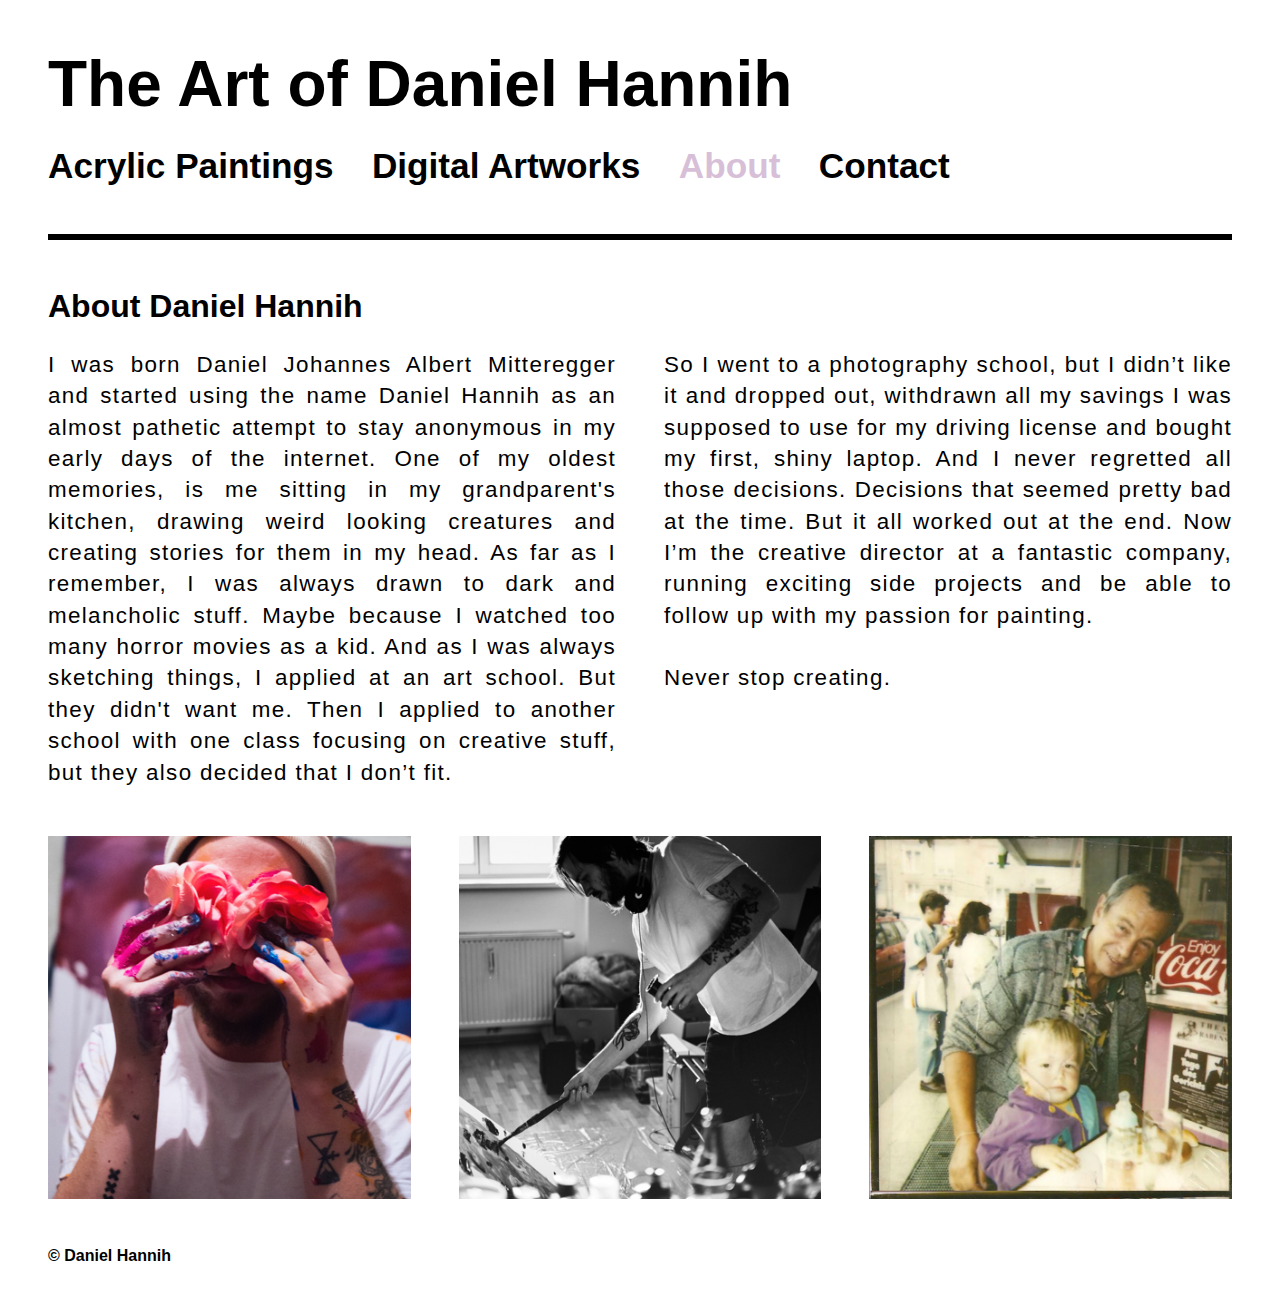
<file: docs/about.htm>
<!DOCTYPE html>
<html lang="en-us">

<head>
  <meta http-equiv="Content-Type" content="text/html; charset=utf-8" />
  <title>About Daniel Hannih and his Art</title>
  <meta name="description" lang="en" content="Daniel Hannih is a Contemporary Artist living and creating in Graz, Austria." />
  <meta name="author" content="Daniel Hannih">
  <meta name="keywords" content="artist, painter, paintings, artwork, art, austria, design, illustration, creator">
  <meta name="viewport" content="width=device-width, initial-scale=1">
  <meta name="google-site-verification" content="oNVK7kDgpnH9mY7lB1q1yGNHFz8oFPCkihkL0OtRNaI" />
  <link rel="apple-touch-icon" sizes="57x57" href="favicon/apple-icon-57x57.png">
  <link rel="apple-touch-icon" sizes="60x60" href="favicon/apple-icon-60x60.png">
  <link rel="apple-touch-icon" sizes="72x72" href="favicon/apple-icon-72x72.png">
  <link rel="apple-touch-icon" sizes="76x76" href="favicon/apple-icon-76x76.png">
  <link rel="apple-touch-icon" sizes="114x114" href="favicon/apple-icon-114x114.png">
  <link rel="apple-touch-icon" sizes="120x120" href="favicon/apple-icon-120x120.png">
  <link rel="apple-touch-icon" sizes="144x144" href="favicon/apple-icon-144x144.png">
  <link rel="apple-touch-icon" sizes="152x152" href="favicon/apple-icon-152x152.png">
  <link rel="apple-touch-icon" sizes="180x180" href="favicon/apple-icon-180x180.png">
  <link rel="icon" type="image/png" sizes="192x192" href="favicon/android-icon-192x192.png">
  <link rel="icon" type="image/png" sizes="32x32" href="favicon/favicon-32x32.png">
  <link rel="icon" type="image/png" sizes="96x96" href="favicon/favicon-96x96.png">
  <link rel="icon" type="image/png" sizes="16x16" href="favicon/favicon-16x16.png">
  <link rel="manifest" href="favicon/manifest.json">
  <meta name="msapplication-TileColor" content="#ffffff">
  <meta name="msapplication-TileImage" content="favicon/ms-icon-144x144.png">
  <meta name="theme-color" content="#ffffff">
  <meta name="apple-mobile-web-app-status-bar-style" content="black" />
  <meta name="apple-mobile-web-app-capable" content="yes" />
  <link href="assets/style.css" rel="stylesheet" type="text/css">
</head>

<body>
  <div id="wrapper">
    <header role="banner">
      <h1><a href="/" alt="The Art of Daniel Hannih Homepage">The Art of Daniel Hannih</a></h1>
      <nav role="navigation"><a href="acrylic-paintings.htm" class="acrylic-paintings" title="Acrylic Paintings by Daniel Hannih">Acrylic Paintings</a><a href="digital-artworks.htm" class="digital-artworks" title="Digtial Artworks by Daniel Hannih">Digital
          Artworks</a><a href="about.htm" class="about-active" title="About Daniel Hannih">About</a><a href="contact.htm" class="contact" title="Contact Daniel Hannih">Contact</a></nav>
    </header>
    <div class="content">
      <hr>
      <div class="text-wrap">
        <h2>About Daniel Hannih</h2>
        <div class="text">
          <p>I was born Daniel Johannes Albert Mitteregger and started using the name Daniel Hannih as an almost pathetic attempt to stay anonymous in my early days of the internet. One of my oldest memories, is me sitting in my grandparent's
            kitchen, drawing weird looking creatures and creating stories for them in my head. As far as I remember, I was always drawn to dark and melancholic stuff. Maybe because I watched too many horror movies as a kid. And as I was always
            sketching things, I applied at an art school. But they didn't want me. Then I applied to another school with one class focusing on creative stuff, but they also decided that I don’t fit.</p>
        </div>
        <div class="text">
          <p>So I went to a photography school, but I didn’t like it and dropped out, withdrawn all my savings I was supposed to use for my driving license and bought my first, shiny laptop. And I never regretted all those decisions. Decisions that
            seemed pretty bad at the time. But it all worked out at the end. Now I’m the creative director at a fantastic company, running exciting side projects and be able to follow up with my passion for painting.<br><br>Never stop creating. </p>
        </div>
      </div>
      <div class="gallery">
        <div class="gallery-item"><img title="Portrait of Daniel Hannih after Painting Session" alt="portrait of a artist full of paint" src="assets/images/daniel-hannih-portrait-after-painting@1x.jpg" srcset="assets/images/daniel-hannih-portrait-after-painting@1x.jpg 1x,assets/images/daniel-hannih-portrait-after-painting@2x.jpg 2x,assets/images/daniel-hannih-portrait-after-painting@3x.jpg 3x"></img></div>
        <div class="gallery-item"><img title="Daniel Hannih working on a Painting" alt="artist painting in studio" src="assets/images/daniel-hannih-in-studio@1x.jpg" srcset="assets/images/daniel-hannih-in-studio@1x.jpg 1x,assets/images/daniel-hannih-in-studio@2x.jpg 2x,assets/images/daniel-hannih-in-studio@3x.jpg 3x"></img></div>
        <div class="gallery-item"><img title="Daniel Hannih as a Baby with his Father" alt="vintage photo of father and son" src="assets/images/daniel-hannih-baby-and-father@1x.jpg" srcset="assets/images/daniel-hannih-baby-and-father@1x.jpg 1x,assets/images/daniel-hannih-baby-and-father@2x.jpg 2x,assets/images/daniel-hannih-baby-and-father@3x.jpg 3x"></img></div>
      </div>
    </div><i>© Daniel Hannih</i>
  </div>
</body>

</html>
</file>
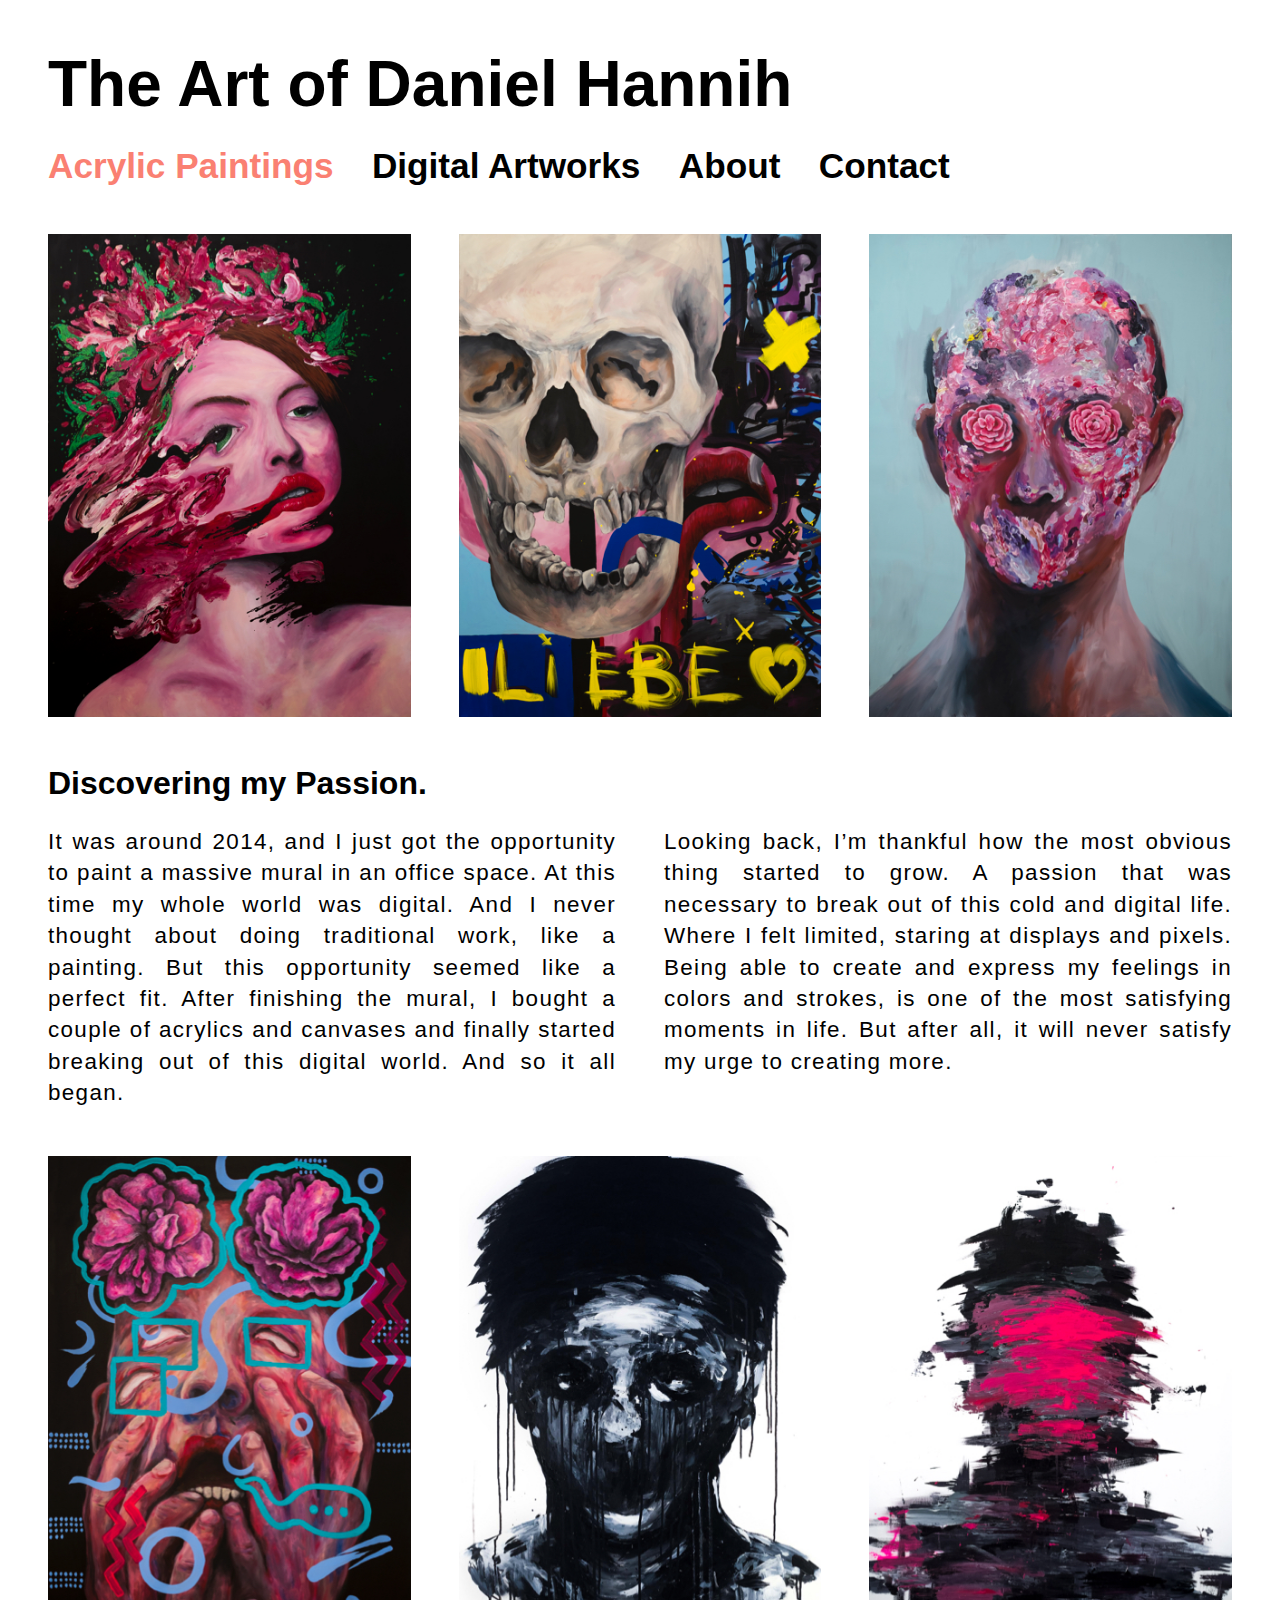
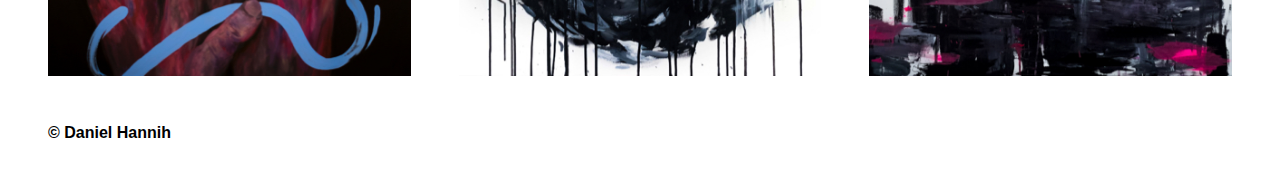
<file: docs/acrylic-paintings.htm>
<!DOCTYPE html>
<html lang="en-us">

<head>
  <meta http-equiv="Content-Type" content="text/html; charset=utf-8" />
  <title>The Art of Daniel Hannih - Acrylic Paintings</title>
  <meta name="description" lang="en" content="Daniel Hannih is a Contemporary Artist living and creating in Graz, Austria." />
  <meta name="author" content="Daniel Hannih">
  <meta name="keywords" content="artist, painter, paintings, artwork, art, austria, design, illustration, creator">
  <meta name="viewport" content="width=device-width, initial-scale=1">
  <meta name="google-site-verification" content="oNVK7kDgpnH9mY7lB1q1yGNHFz8oFPCkihkL0OtRNaI" />
  <link rel="apple-touch-icon" sizes="57x57" href="favicon/apple-icon-57x57.png">
  <link rel="apple-touch-icon" sizes="60x60" href="favicon/apple-icon-60x60.png">
  <link rel="apple-touch-icon" sizes="72x72" href="favicon/apple-icon-72x72.png">
  <link rel="apple-touch-icon" sizes="76x76" href="favicon/apple-icon-76x76.png">
  <link rel="apple-touch-icon" sizes="114x114" href="favicon/apple-icon-114x114.png">
  <link rel="apple-touch-icon" sizes="120x120" href="favicon/apple-icon-120x120.png">
  <link rel="apple-touch-icon" sizes="144x144" href="favicon/apple-icon-144x144.png">
  <link rel="apple-touch-icon" sizes="152x152" href="favicon/apple-icon-152x152.png">
  <link rel="apple-touch-icon" sizes="180x180" href="favicon/apple-icon-180x180.png">
  <link rel="icon" type="image/png" sizes="192x192" href="favicon/android-icon-192x192.png">
  <link rel="icon" type="image/png" sizes="32x32" href="favicon/favicon-32x32.png">
  <link rel="icon" type="image/png" sizes="96x96" href="favicon/favicon-96x96.png">
  <link rel="icon" type="image/png" sizes="16x16" href="favicon/favicon-16x16.png">
  <link rel="manifest" href="favicon/manifest.json">
  <meta name="msapplication-TileColor" content="#ffffff">
  <meta name="msapplication-TileImage" content="favicon/ms-icon-144x144.png">
  <meta name="theme-color" content="#ffffff">
  <meta name="apple-mobile-web-app-status-bar-style" content="black" />
  <meta name="apple-mobile-web-app-capable" content="yes" />
  <link href="assets/style.css" rel="stylesheet" type="text/css">
</head>

<body>
  <div id="wrapper">
    <header role="banner">
      <h1><a href="/" alt="The Art of Daniel Hannih Homepage">The Art of Daniel Hannih</a></h1>
      <nav role="navigation"><a href="acrylic-paintings.htm" class="acrylic-paintings-active" title="Acrylic Paintings by Daniel Hannih">Acrylic Paintings</a><a href="digital-artworks.htm" class="digital-artworks" title="Digtial Artworks by Daniel Hannih">Digital
          Artworks</a><a href="about.htm" class="about" title="About Daniel Hannih">About</a><a href="contact.htm" class="contact" title="Contact Daniel Hannih">Contact</a></nav>
    </header>
    <div class="content">
      <div class="gallery">
        <div class="gallery-item"><img title="Beauty Queen - Art by Daniel Hannih" alt="large acrylic painting of woman" src="assets/images/beauty-queen-art-by-daniel-hannih@1x.jpg" srcset="assets/images/beauty-queen-art-by-daniel-hannih@1x.jpg 1x,assets/images/beauty-queen-art-by-daniel-hannih@2x.jpg 2x,assets/images/beauty-queen-art-by-daniel-hannih@3x.jpg 3x"></img></div>
        <div class="gallery-item"><img title="Love, Lust & Chaos - Art by Daniel Hannih" alt="acrylic painting of a large skull and a woman" src="assets/images/love-lust-chaos-art-by-daniel-hannih@1x.jpg" srcset="assets/images/love-lust-chaos-art-by-daniel-hannih@1x.jpg 1x,assets/images/love-lust-chaos-art-by-daniel-hannih@2x.jpg 2x,assets/images/love-lust-chaos-art-by-daniel-hannih@3x.jpg 3x"></img></div>
        <div class="gallery-item"><img title="Naive Lover - Art by Daniel Hannih" alt="acrylic painting of a head with flowers in the eyes" src="assets/images/naive-lover-art-by-daniel-hannih@1x.jpg" srcset="assets/images/naive-lover-art-by-daniel-hannih@1x.jpg 1x,assets/images/naive-lover-art-by-daniel-hannih@2x.jpg 2x,assets/images/naive-lover-art-by-daniel-hannih@3x.jpg 3x"></img></div>
      </div>
      <div class="text-wrap">
        <h2>Discovering my Passion.</h2>
        <div class="text">
          <p>It was around 2014, and I just got the opportunity to paint a massive mural in an office space. At this time my whole world was digital. And I never thought about doing traditional work, like a painting. But this opportunity seemed like
            a perfect fit. After finishing the mural, I bought a couple of acrylics and canvases and finally started breaking out of this digital world. And so it all began.</p>
        </div>
        <div class="text">
          <p>Looking back, I’m thankful how the most obvious thing started to grow. A passion that was necessary to break out of this cold and digital life. Where I felt limited, staring at displays and pixels. Being able to create and express my
            feelings in colors and strokes, is one of the most satisfying moments in life. But after all, it will never satisfy my urge to creating more.</p>
        </div>
      </div>
      <div class="gallery">
        <div class="gallery-item"><img title="Digital Scream - Art by Daniel Hannih" alt="acrylic painting of a screaming man with a lot of fingers" src="assets/images/digital-scream-art-by-daniel-hannih@1x.jpg" srcset="assets/images/digital-scream-art-by-daniel-hannih@1x.jpg 1x,assets/images/digital-scream-art-by-daniel-hannih@2x.jpg 2x,assets/images/digital-scream-art-by-daniel-hannih@3x.jpg 3x"></img></div>
        <div class="gallery-item"><img title="Black Christmas - Art by Daniel Hannih" alt="acrylic painting of a dark head" src="assets/images/black-christmas-art-by-daniel-hannih@1x.jpg" srcset="assets/images/black-christmas-art-by-daniel-hannih@1x.jpg 1x,assets/images/black-christmas-art-by-daniel-hannih@2x.jpg 2x,assets/images/black-christmas-art-by-daniel-hannih@3x.jpg 3x"></img></div>
        <div class="gallery-item"><img title="Aftermath - Art by Daniel Hannih" alt="abstract acrylic painting of a person" src="assets/images/aftermath-art-by-daniel-hannih@1x.jpg" srcset="assets/images/aftermath-art-by-daniel-hannih@1x.jpg 1x,assets/images/aftermath-art-by-daniel-hannih@2x.jpg 2x,assets/images/aftermath-art-by-daniel-hannih@3x.jpg 3x"></img></div>
      </div>
    </div><i>© Daniel Hannih</i>
  </div>
</body>

</html>
</file>
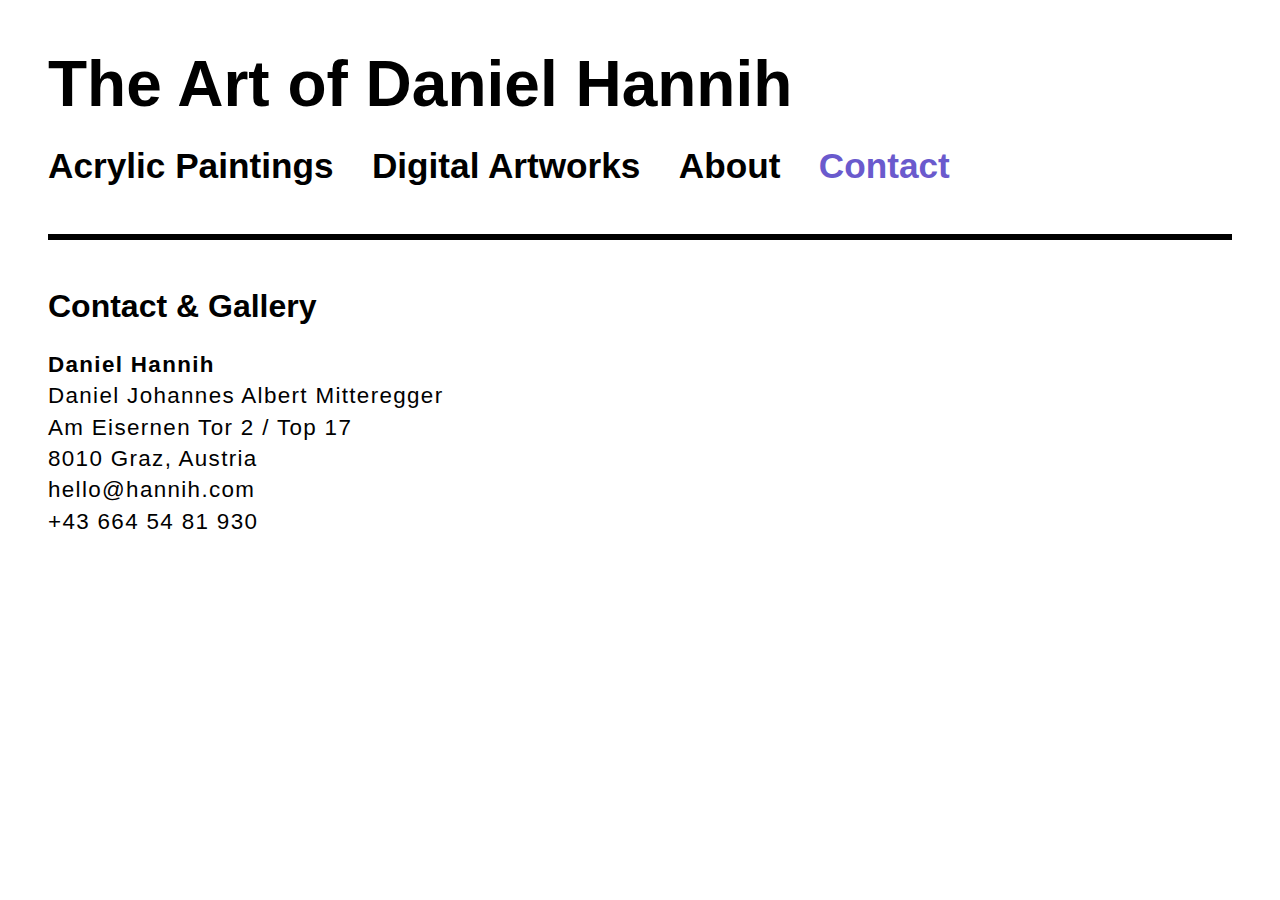
<file: docs/contact.htm>
<!DOCTYPE html>
<html lang="en-us">

<head>
  <meta http-equiv="Content-Type" content="text/html; charset=utf-8" />
  <title>Contact Daniel Hannih</title>
  <meta name="description" lang="en" content="Daniel Hannih is a Contemporary Artist living and creating in Graz, Austria." />
  <meta name="author" content="Daniel Hannih">
  <meta name="keywords" content="artist, painter, paintings, artwork, art, austria, design, illustration, creator">
  <meta name="viewport" content="width=device-width, initial-scale=1">
  <meta name="google-site-verification" content="oNVK7kDgpnH9mY7lB1q1yGNHFz8oFPCkihkL0OtRNaI" />
  <link rel="apple-touch-icon" sizes="57x57" href="favicon/apple-icon-57x57.png">
  <link rel="apple-touch-icon" sizes="60x60" href="favicon/apple-icon-60x60.png">
  <link rel="apple-touch-icon" sizes="72x72" href="favicon/apple-icon-72x72.png">
  <link rel="apple-touch-icon" sizes="76x76" href="favicon/apple-icon-76x76.png">
  <link rel="apple-touch-icon" sizes="114x114" href="favicon/apple-icon-114x114.png">
  <link rel="apple-touch-icon" sizes="120x120" href="favicon/apple-icon-120x120.png">
  <link rel="apple-touch-icon" sizes="144x144" href="favicon/apple-icon-144x144.png">
  <link rel="apple-touch-icon" sizes="152x152" href="favicon/apple-icon-152x152.png">
  <link rel="apple-touch-icon" sizes="180x180" href="favicon/apple-icon-180x180.png">
  <link rel="icon" type="image/png" sizes="192x192" href="favicon/android-icon-192x192.png">
  <link rel="icon" type="image/png" sizes="32x32" href="favicon/favicon-32x32.png">
  <link rel="icon" type="image/png" sizes="96x96" href="favicon/favicon-96x96.png">
  <link rel="icon" type="image/png" sizes="16x16" href="favicon/favicon-16x16.png">
  <link rel="manifest" href="favicon/manifest.json">
  <meta name="msapplication-TileColor" content="#ffffff">
  <meta name="msapplication-TileImage" content="favicon/ms-icon-144x144.png">
  <meta name="theme-color" content="#ffffff">
  <meta name="apple-mobile-web-app-status-bar-style" content="black" />
  <meta name="apple-mobile-web-app-capable" content="yes" />
  <link href="assets/style.css" rel="stylesheet" type="text/css">
</head>

<body>
  <div id="wrapper">
    <header role="banner">
      <h1><a href="/" alt="The Art of Daniel Hannih Homepage">The Art of Daniel Hannih</a></h1>
      <nav role="navigation"><a href="acrylic-paintings.htm" class="acrylic-paintings" title="Acrylic Paintings by Daniel Hannih">Acrylic Paintings</a><a href="digital-artworks.htm" class="digital-artworks" title="Digtial Artworks by Daniel Hannih">Digital
          Artworks</a><a href="about.htm" class="about" title="About Daniel Hannih">About</a><a href="contact.htm" class="contact-active" title="Contact Daniel Hannih">Contact</a></nav>
    </header>
    <div class="content">
      <hr>
      <div class="text-wrap">
        <h2>Contact & Gallery</h2>
        <div class="text contact-form">
          <p><strong>Daniel Hannih</strong><br>Daniel Johannes Albert Mitteregger<br>Am Eisernen Tor 2 / Top 17<br>8010 Graz, Austria<br>hello@hannih.com<br>+43 664 54 81 930</p>
        </div>

      </div>
    </div>
  </div>
</body>

</html>
</file>
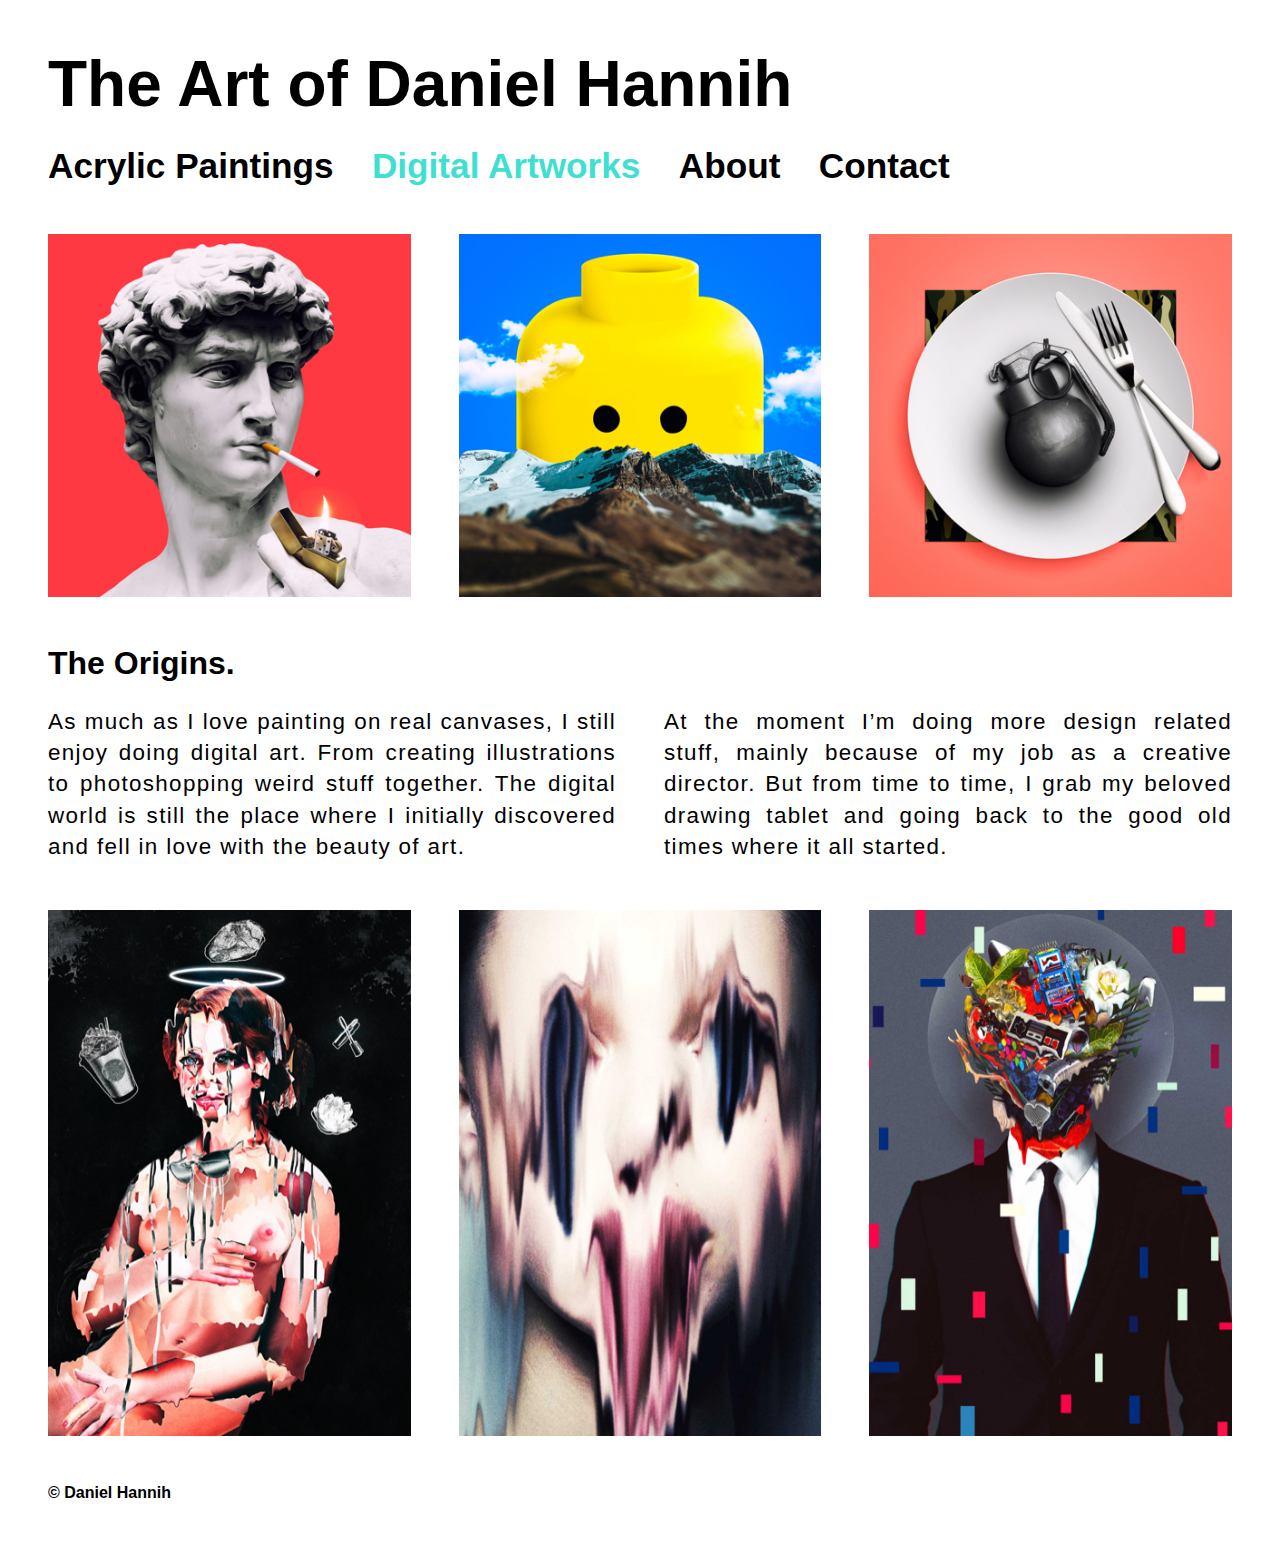
<file: docs/digital-artworks.htm>
<!DOCTYPE html>
<html lang="en-us">

<head>
  <meta http-equiv="Content-Type" content="text/html; charset=utf-8" />
  <title>The Art of Daniel Hannih - Digital Artworks</title>
  <meta name="description" lang="en" content="Daniel Hannih is a Contemporary Artist living and creating in Graz, Austria." />
  <meta name="author" content="Daniel Hannih">
  <meta name="keywords" content="artist, painter, paintings, artwork, art, austria, design, illustration, creator">
  <meta name="viewport" content="width=device-width, initial-scale=1">
  <meta name="google-site-verification" content="oNVK7kDgpnH9mY7lB1q1yGNHFz8oFPCkihkL0OtRNaI" />
  <link rel="apple-touch-icon" sizes="57x57" href="favicon/apple-icon-57x57.png">
  <link rel="apple-touch-icon" sizes="60x60" href="favicon/apple-icon-60x60.png">
  <link rel="apple-touch-icon" sizes="72x72" href="favicon/apple-icon-72x72.png">
  <link rel="apple-touch-icon" sizes="76x76" href="favicon/apple-icon-76x76.png">
  <link rel="apple-touch-icon" sizes="114x114" href="favicon/apple-icon-114x114.png">
  <link rel="apple-touch-icon" sizes="120x120" href="favicon/apple-icon-120x120.png">
  <link rel="apple-touch-icon" sizes="144x144" href="favicon/apple-icon-144x144.png">
  <link rel="apple-touch-icon" sizes="152x152" href="favicon/apple-icon-152x152.png">
  <link rel="apple-touch-icon" sizes="180x180" href="favicon/apple-icon-180x180.png">
  <link rel="icon" type="image/png" sizes="192x192" href="favicon/android-icon-192x192.png">
  <link rel="icon" type="image/png" sizes="32x32" href="favicon/favicon-32x32.png">
  <link rel="icon" type="image/png" sizes="96x96" href="favicon/favicon-96x96.png">
  <link rel="icon" type="image/png" sizes="16x16" href="favicon/favicon-16x16.png">
  <link rel="manifest" href="favicon/manifest.json">
  <meta name="msapplication-TileColor" content="#ffffff">
  <meta name="msapplication-TileImage" content="favicon/ms-icon-144x144.png">
  <meta name="theme-color" content="#ffffff">
  <meta name="apple-mobile-web-app-status-bar-style" content="black" />
  <meta name="apple-mobile-web-app-capable" content="yes" />
  <link href="assets/style.css" rel="stylesheet" type="text/css">
</head>

<body>
  <div id="wrapper">
    <header role="banner">
      <h1><a href="/" alt="The Art of Daniel Hannih Homepage">The Art of Daniel Hannih</a></h1>
      <nav role="navigation"><a href="acrylic-paintings.htm" class="acrylic-paintings" title="Acrylic Paintings by Daniel Hannih">Acrylic Paintings</a><a href="digital-artworks.htm" class="digital-artworks-active" title="Digtial Artworks by Daniel Hannih">Digital
          Artworks</a><a href="about.htm" class="about" title="About Daniel Hannih">About</a><a href="contact.htm" class="contact" title="Contact Daniel Hannih">Contact</a></nav>
    </header>
    <div class="content">
      <div class="gallery">
        <div class="gallery-item"><img title="David - Digital Art by Daniel Hannih" alt="Photo collage of a statue with a cigarette" src="assets/images/david-art-by-daniel-hannih@1x.jpg" srcset="assets/images/david-art-by-daniel-hannih@1x.jpg 1x,assets/images/david-art-by-daniel-hannih@2x.jpg 2x,assets/images/david-art-by-daniel-hannih@3x.jpg 3x"></img></div>
        <div class="gallery-item"><img title="Reverse World - Digital Art by Daniel Hannih" alt="Photo collage of a huge Lego head behind mountains" src="assets/images/reverse-world-art-by-daniel-hannih@1x.jpg" srcset="assets/images/reverse-world-art-by-daniel-hannih@1x.jpg 1x,assets/images/reverse-world-art-by-daniel-hannih@2x.jpg 2x,assets/images/reverse-world-art-by-daniel-hannih@3x.jpg 3x"></img></div>
        <div class="gallery-item"><img title="Breakfast - Digital Art by Daniel Hannih" alt="Photo montage of a granate on a plate" src="assets/images/breakfast-art-by-daniel-hannih@1x.jpg" srcset="assets/images/breakfast-art-by-daniel-hannih@1x.jpg 1x,assets/images/breakfast-art-by-daniel-hannih@2x.jpg 2x,assets/images/breakfast-art-by-daniel-hannih@3x.jpg 3x"></img></div>
      </div>
      <div class="text-wrap">
        <h2>The Origins.</h2>
        <div class="text">
          <p>As much as I love painting on real canvases, I still enjoy doing digital art. From creating illustrations to photoshopping weird stuff together. The digital world is still the place where I initially discovered and fell in love with the
            beauty of art.</p>
        </div>
        <div class="text">
          <p>At the moment I’m doing more design related stuff, mainly because of my job as a creative director. But from time to time, I grab my beloved drawing tablet and going back to the good old times where it all started.</p>
        </div>
      </div>
      <div class="gallery">
        <div class="gallery-item"><img title="Many Faces of Woman - Digital Art by Daniel Hannih" alt="Photo collage of a man women as mona lisa" src="assets/images/many-faces-of-woman-by-daniel-hannih@1x.jpg" srcset="assets/images/many-faces-of-woman-by-daniel-hannih@1x.jpg 1x,assets/images/many-faces-of-woman-by-daniel-hannih@2x.jpg 2x,assets/images/many-faces-of-woman-by-daniel-hannih@3x.jpg 3x"></img></div>
        <div class="gallery-item"><img title="Beauty Melt - Digital Art by Daniel Hannih" alt="Photo montage of a melting woman face" src="assets/images/beauty-melt-art-by-daniel-hannih@1x.jpg" srcset="assets/images/beauty-melt-art-by-daniel-hannih@1x.jpg 1x,assets/images/beauty-melt-art-by-daniel-hannih@2x.jpg 2x,assets/images/beauty-melt-art-by-daniel-hannih@3x.jpg 3x"></img></div>
        <div class="gallery-item"><img title="Consumption Society - Digital Art by Daniel Hannih" alt="Photo collage of a person with consumer toys" src="assets/images/consumption-society-art-by-daniel-hannih@1x.jpg" srcset="assets/images/consumption-society-art-by-daniel-hannih@1x.jpg 1x,assets/images/consumption-society-art-by-daniel-hannih@2x.jpg 2x,assets/images/consumption-society-art-by-daniel-hannih@3x.jpg 3x"></img></div>
      </div>
    </div><i>© Daniel Hannih</i>
  </div>
</body>

</html>
</file>
<file: docs/assets/style.css>
/*! normalize.css v7.0.0 | MIT License | github.com/necolas/normalize.css */button,hr,input{overflow:visible}progress,sub,sup{vertical-align:baseline}[type=checkbox],[type=radio],legend{padding:0;box-sizing:border-box}*,legend{box-sizing:border-box}a,body,hr,mark{color:#000}body,html{-webkit-text-size-adjust:100%}audio,canvas,nav a,progress,video{display:inline-block}.gallery-item,.text{align-content:center}html{line-height:1.15;-ms-text-size-adjust:100%}article,aside,details,figcaption,figure,footer,header,main,menu,nav,section{display:block}figure{margin:1em 40px}hr{box-sizing:content-box;width:calc(100% - 48px * 2);height:6px;background-color:#000;border:none;margin:0 auto 48px}code,kbd,pre,samp{font-family:monospace,monospace;font-size:1em}a{background-color:transparent;-webkit-text-decoration-skip:objects;text-decoration:none}abbr[title]{border-bottom:0;text-decoration:underline;text-decoration:underline dotted}b,strong{font-weight:bolder}dfn{font-style:italic}mark{background-color:#ff0}small{font-size:80%}sub,sup{font-size:75%;line-height:0;position:relative}sub{bottom:-.25em}sup{top:-.5em}audio:not([controls]){display:none;height:0}svg:not(:root){overflow:hidden}button,input,optgroup,select,textarea{font-family:sans-serif;font-size:100%;line-height:1.15;margin:0}button,select{text-transform:none}[type=reset],[type=submit],button,html [type=button]{-webkit-appearance:button}[type=button]::-moz-focus-inner,[type=reset]::-moz-focus-inner,[type=submit]::-moz-focus-inner,button::-moz-focus-inner{border-style:none;padding:0}[type=button]:-moz-focusring,[type=reset]:-moz-focusring,[type=submit]:-moz-focusring,button:-moz-focusring{outline:ButtonText dotted 1px}fieldset{padding:.35em .75em .625em}legend{color:inherit;display:table;max-width:100%;white-space:normal}textarea{overflow:auto}[type=number]::-webkit-inner-spin-button,[type=number]::-webkit-outer-spin-button{height:auto}[type=search]{-webkit-appearance:textfield;outline-offset:-2px}[type=search]::-webkit-search-cancel-button,[type=search]::-webkit-search-decoration{-webkit-appearance:none}::-webkit-file-upload-button{-webkit-appearance:button;font:inherit}summary{display:list-item}[hidden],template{display:none}body{margin:0;font-family:-apple-system,BlinkMacSystemFont,"Helvetica Neue","Segoe UI",Roboto,Oxygen-Sans,Ubuntu,Cantarell,sans-serif;font-weight:400;text-rendering:optimizeLegibility;-webkit-font-smoothing:antialiased;background-color:#fff}h1,h2{margin:0;font-weight:800}header{padding:48px;background:#fff}h1{font-size:400%}h2{padding:0 24px 24px;width:100%;font-size:200%}p{font-size:140%;line-height:1.4em;letter-spacing:.06em;font-weight:500;text-align:justify;text-justify:inter-word}.start-cover p,i,nav a{font-weight:700}.contact-form>p{text-align:left;text-justify:none}i{padding:0 0 48px 48px;font-style:normal}nav a{font-size:220%;padding:24px 3vw 0 0;transition:color .3s ease}.gallery,.start-cover,.text,.text-wrap{display:flex}a.acrylic-paintings-active,a.acrylic-paintings:hover{color:salmon}a.digital-artworks-active,a.digital-artworks:hover{color:#40e0d0}a.about-active,a.about:hover{color:#d8bfd8}a.contact-active,a.contact:hover{color:#6a5acd}.start-cover{background:url(images/beauty-queen-art-by-daniel-hannih@3x.jpg) center #000;background-size:cover;height:100vh}.start-cover p{color:#fff;margin-left:48px;margin-bottom:48px;align-self:flex-end}.gallery{flex-flow:row wrap;padding:0 24px 48px}.text-wrap,img{padding:0 24px}.gallery-item{width:calc(100% / 3);display:flex}img{border-style:none;width:100%;height:100%}.text-wrap{flex-flow:row wrap}.text{width:50%}.text p{padding:0 24px 48px;margin:0}@media only screen and (max-width:859px){.text,nav a{width:100%}h1{font-size:300%}}@media only screen and (max-width:639px){body{font-size:80%}.gallery-item{width:100%;display:flex;align-content:center}.text-wrap{padding:0 12px}.gallery,.text p,img{padding:0 12px 24px}.start-cover p{margin-left:24px;margin-bottom:24px}.gallery :last-child>img{padding:0 12px}i{padding:0 0 24px 24px}nav a{padding:12px 8px 0 0}hr{width:calc(100% - 24px * 2);margin:0 auto 24px}header{padding:24px}h2{padding:0 12px 12px}}
</file>
